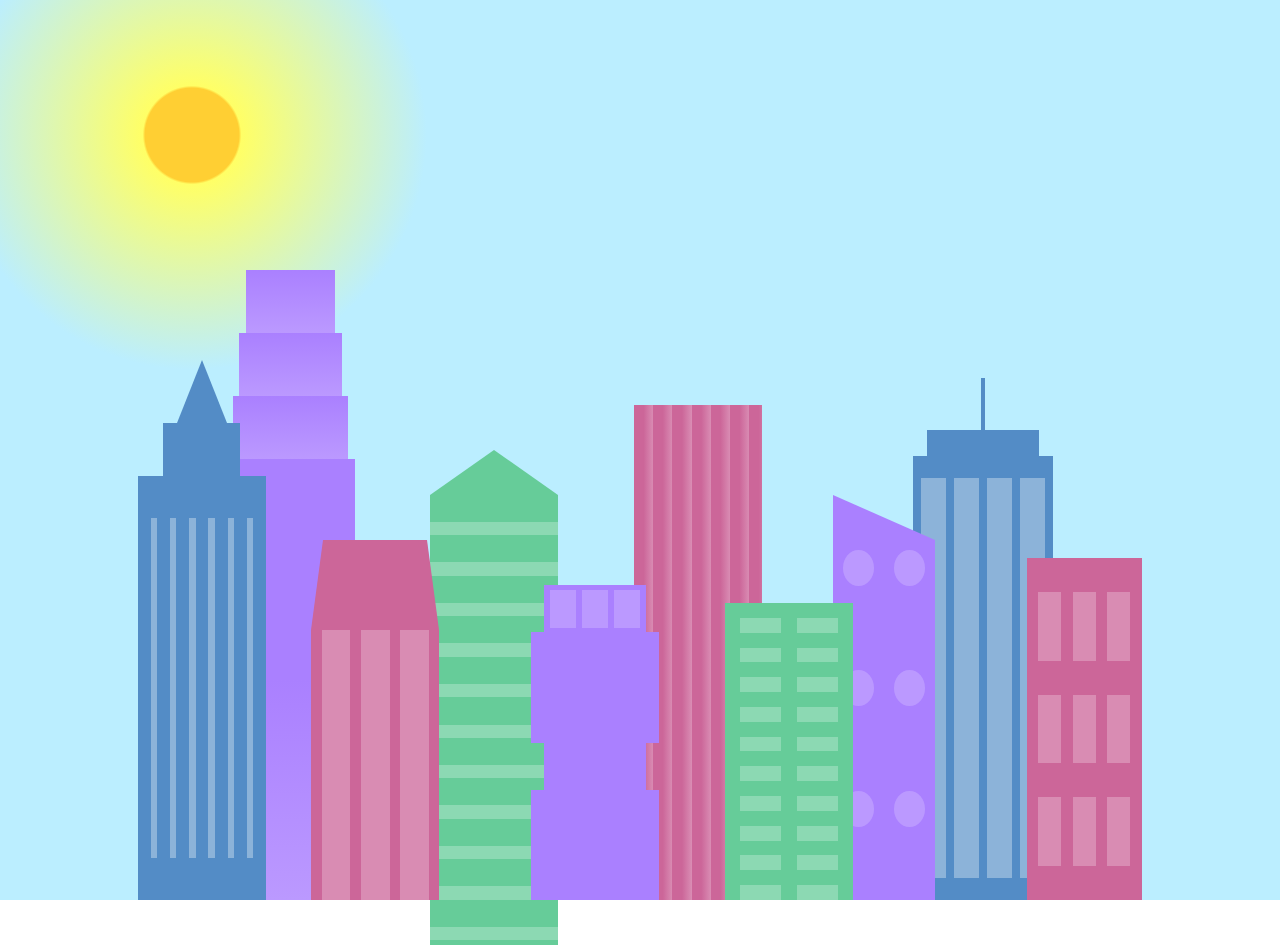
<file: Responsive Web Design/City Skyline/index.html>
<!DOCTYPE html>
<html lang="en">    
  <head>
    <meta charset="UTF-8">
    <title>City Skyline</title>
    <link href="styles.css" rel="stylesheet" />   
  </head>

  <body>
    <div class="background-buildings sky">
      <div></div>
      <div></div>
      <div class="bb1 building-wrap">
        <div class="bb1a bb1-window"></div>
        <div class="bb1b bb1-window"></div>
        <div class="bb1c bb1-window"></div>
        <div class="bb1d"></div>
      </div>
      <div class="bb2">
        <div class="bb2a"></div>
        <div class="bb2b"></div>
      </div>
      <div class="bb3"></div>
      <div></div>
      <div class="bb4 building-wrap">
        <div class="bb4a"></div>
        <div class="bb4b"></div>
        <div class="bb4c window-wrap">
          <div class="bb4-window"></div>
          <div class="bb4-window"></div>
          <div class="bb4-window"></div>
          <div class="bb4-window"></div>
        </div>
      </div>
      <div></div>
      <div></div>
    </div>

    <div class="foreground-buildings">
      <div></div>
      <div></div>
      <div class="fb1 building-wrap">
        <div class="fb1a"></div>
        <div class="fb1b"></div>
        <div class="fb1c"></div>
      </div>
      <div class="fb2">
        <div class="fb2a"></div>
        <div class="fb2b window-wrap">
          <div class="fb2-window"></div>
          <div class="fb2-window"></div>
          <div class="fb2-window"></div>
        </div>
      </div>
      <div></div>
      <div class="fb3 building-wrap">
        <div class="fb3a window-wrap">
          <div class="fb3-window"></div>
          <div class="fb3-window"></div>
          <div class="fb3-window"></div>
        </div>
        <div class="fb3b"></div>
        <div class="fb3a"></div>
        <div class="fb3b"></div>
      </div>
      <div class="fb4">
        <div class="fb4a"></div>
        <div class="fb4b">
          <div class="fb4-window"></div>
          <div class="fb4-window"></div>
          <div class="fb4-window"></div>
          <div class="fb4-window"></div>
          <div class="fb4-window"></div>
          <div class="fb4-window"></div>
        </div>
      </div>
      <div class="fb5"></div>
      <div class="fb6"></div>
      <div></div>
      <div></div>
    </div>
  </body>
</html>
</file>
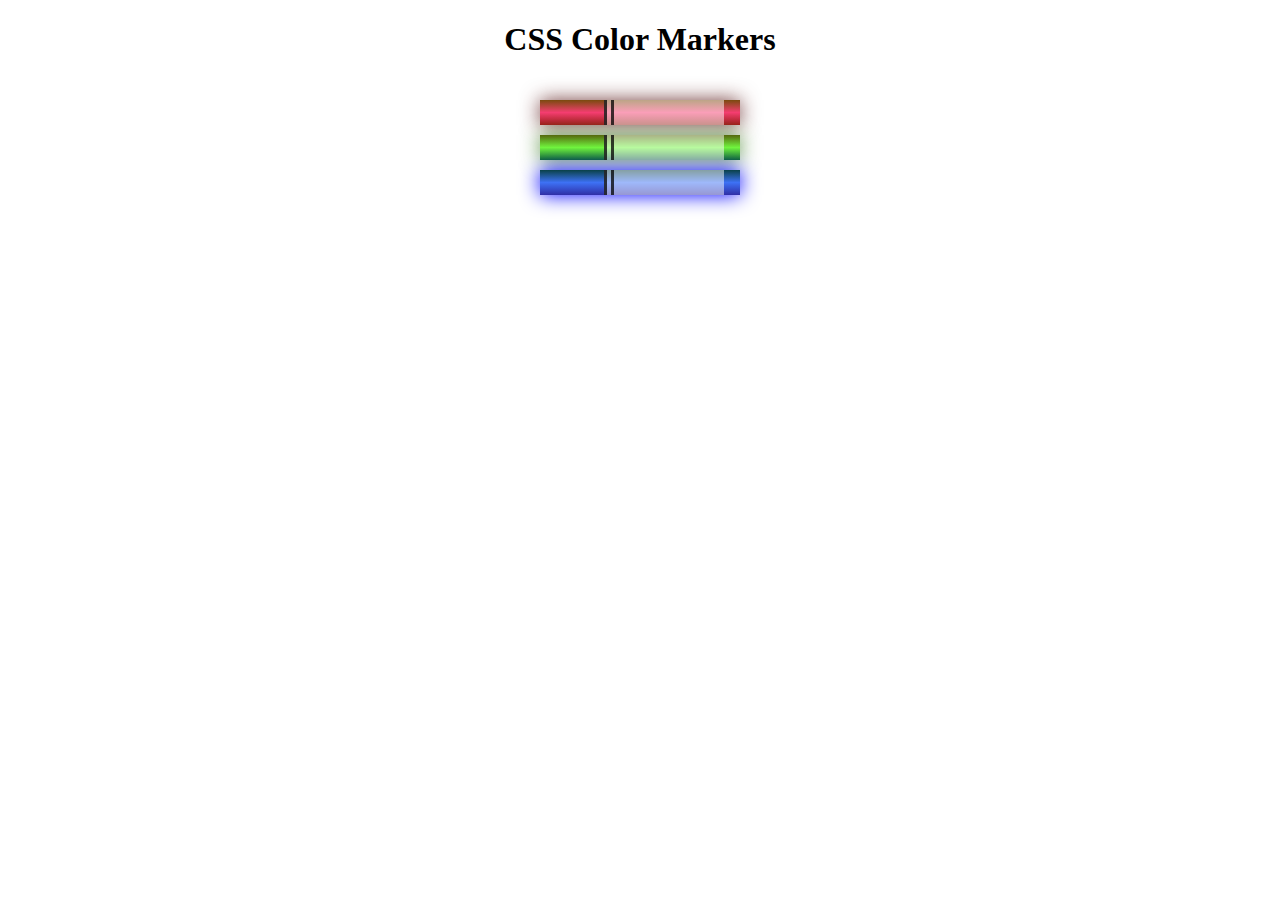
<file: Responsive Web Design/Color Markers/index.html>
<!DOCTYPE html>
<html lang="en">
  <head>
    <meta charset="utf-8">
    <meta name="viewport" content="width=device-width, initial-scale=1.0">
    <title>Colored Markers</title>
    <link rel="stylesheet" href="styles.css">
  </head>
  <body>
    <h1>CSS Color Markers</h1>
    <div class="container">
      <div class="marker red">
        <div class="cap"></div>
        <div class="sleeve"></div>
      </div>
      <div class="marker green">
        <div class="cap"></div>
        <div class="sleeve"></div>
      </div>
      <div class="marker blue">
        <div class="cap"></div>
        <div class="sleeve"></div>
      </div>
    </div>
  </body>
</html>
</file>
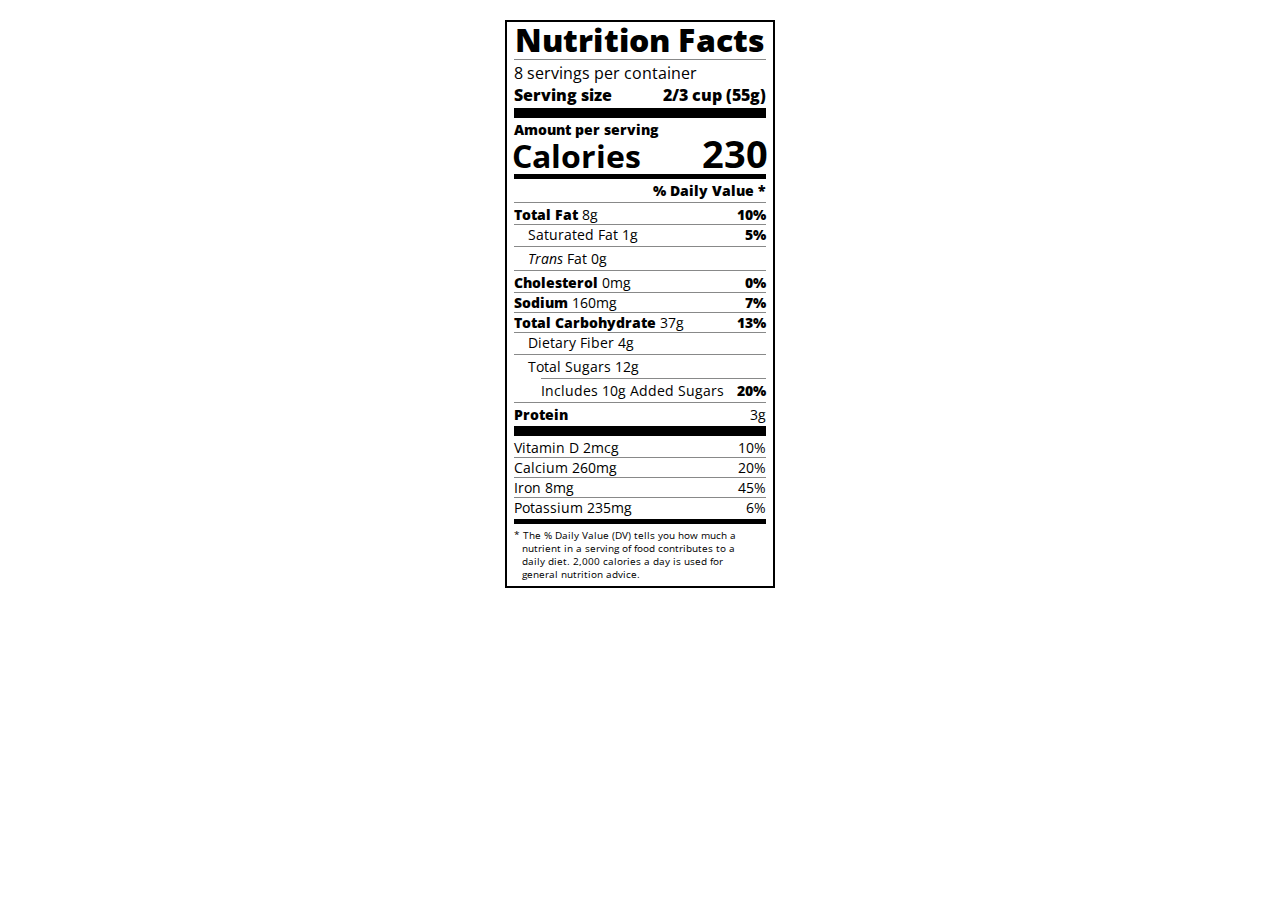
<file: Responsive Web Design/Nutrition Label/index.html>
<!DOCTYPE html>
<html lang="en">

<head>
  <meta charset="UTF-8">
  <title>Nutrition Label</title>
  <link href="https://fonts.googleapis.com/css?family=Open+Sans:400,700,800" rel="stylesheet">
  <link href="./styles.css" rel="stylesheet">
</head>

<body>
  <div class="label">
    <header>
      <h1 class="bold">Nutrition Facts</h1>
      <div class="divider"></div>
      <p>8 servings per container</p>
      <p class="bold">Serving size <span>2/3 cup (55g)</span></p>
    </header>
    <div class="divider large"></div>
    <div class="calories-info">
      <div class="left-container">
        <h2 class="bold small-text">Amount per serving</h2>
        <p>Calories</p>
      </div>
      <span>230</span>
    </div>
    <div class="divider medium"></div>
    <div class="daily-value small-text">
      <p class="bold right no-divider">% Daily Value *</p>
      <div class="divider"></div>
      <p><span><span class="bold">Total Fat</span> 8g</span> <span class="bold">10%</span></p>
      <p class="indent no-divider">Saturated Fat 1g <span class="bold">5%</span></p>
      <div class="divider"></div>
      <p class="indent no-divider"><span><i>Trans</i> Fat 0g</span></p>
      <div class="divider"></div>
      <p><span><span class="bold">Cholesterol</span> 0mg</span> <span class="bold">0%</span></p>
      <p><span><span class="bold">Sodium</span> 160mg</span> <span class="bold">7%</span></p>
      <p><span><span class="bold">Total Carbohydrate</span> 37g</span> <span class="bold">13%</span></p>
      <p class="indent no-divider">Dietary Fiber 4g</p>
      <div class="divider"></div>
      <p class="indent no-divider">Total Sugars 12g</p>
      <div class="divider double-indent"></div>
      <p class="double-indent no-divider">Includes 10g Added Sugars <span class="bold">20%</span>
      <div class="divider"></div>
      <p class="no-divider"><span class="bold">Protein</span> 3g</p>
      <div class="divider large"></div>
      <p>Vitamin D 2mcg <span>10%</span></p>
      <p>Calcium 260mg <span>20%</span></p>
      <p>Iron 8mg <span>45%</span></p>
      <p class="no-divider">Potassium 235mg <span>6%</span></p>
    </div>
    <div class="divider medium"></div>
    <p class="note">* The % Daily Value (DV) tells you how much a nutrient in a serving of food contributes to a daily
      diet. 2,000 calories a day is used for general nutrition advice.</p>
  </div>
</body>
</html>
</file>
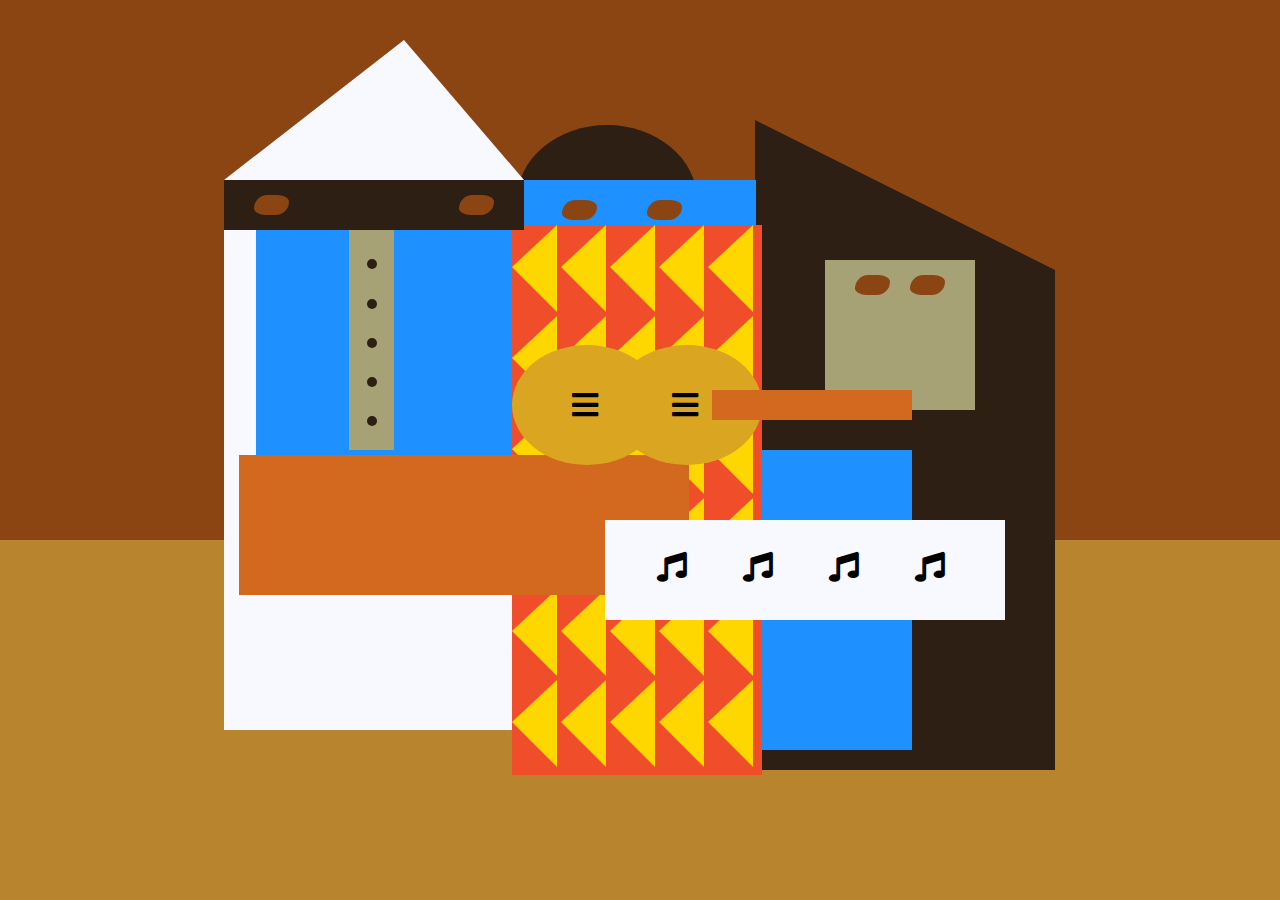
<file: Responsive Web Design/Picasso Painting/index.html>
<!DOCTYPE html>
<html lang="en">
  <head>
    <meta charset="utf-8">
    <title>Picasso Painting</title>
    <link rel="stylesheet" href="./styles.css" />
    <link rel="stylesheet" href="https://use.fontawesome.com/releases/v5.8.2/css/all.css">
  </head>
  <body>
    <div id="back-wall"></div>
    <div class="characters">
      <div id="offwhite-character">
        <div id="white-hat"></div>
        <div id="black-mask">
          <div class="eyes left"></div>
          <div class="eyes right"></div>
        </div>
        <div id="gray-instrument">
          <div class="black-dot"></div>
          <div class="black-dot"></div>
          <div class="black-dot"></div>
          <div class="black-dot"></div>
          <div class="black-dot"></div>
        </div>
        <div id="tan-table"></div>
      </div>
      <div id="black-character">
        <div id="black-hat"></div>
        <div id="gray-mask">
          <div class="eyes left"></div>
          <div class="eyes right"></div>
        </div>
        <div id="white-paper">
          <i class="fas fa-music"></i>
          <i class="fas fa-music"></i>
          <i class="fas fa-music"></i>
          <i class="fas fa-music"></i>
        </div>
      </div>
      <div class="blue" id="blue-left"></div>
      <div class="blue" id="blue-right"></div>
      <div id="orange-character">
        <div id="black-round-hat"></div>
        <div id="eyes-div">
          <div class="eyes left"></div>
          <div class="eyes right"></div>
        </div>
        <div id="triangles">
          <div class="triangle"></div>
          <div class="triangle"></div>
          <div class="triangle"></div>
          <div class="triangle"></div>
          <div class="triangle"></div>
          <div class="triangle"></div>
          <div class="triangle"></div>
          <div class="triangle"></div>
          <div class="triangle"></div>
          <div class="triangle"></div>
          <div class="triangle"></div>
          <div class="triangle"></div>
          <div class="triangle"></div>
          <div class="triangle"></div>
          <div class="triangle"></div>
          <div class="triangle"></div>
          <div class="triangle"></div>
          <div class="triangle"></div>
          <div class="triangle"></div>
          <div class="triangle"></div>
          <div class="triangle"></div>
          <div class="triangle"></div>
          <div class="triangle"></div>
          <div class="triangle"></div>
          <div class="triangle"></div>
          <div class="triangle"></div>
          <div class="triangle"></div>
          <div class="triangle"></div>
          <div class="triangle"></div>
          <div class="triangle"></div>
        </div>
        <div id="guitar">
          <div class="guitar" id="guitar-left">
            <i class="fas fa-bars"></i>
          </div>
          <div class="guitar" id="guitar-right">
            <i class="fas fa-bars"></i>
          </div>
          <div id="guitar-neck"></div>
        </div>
      </div>
    </div>
  </body>
</html>
</file>
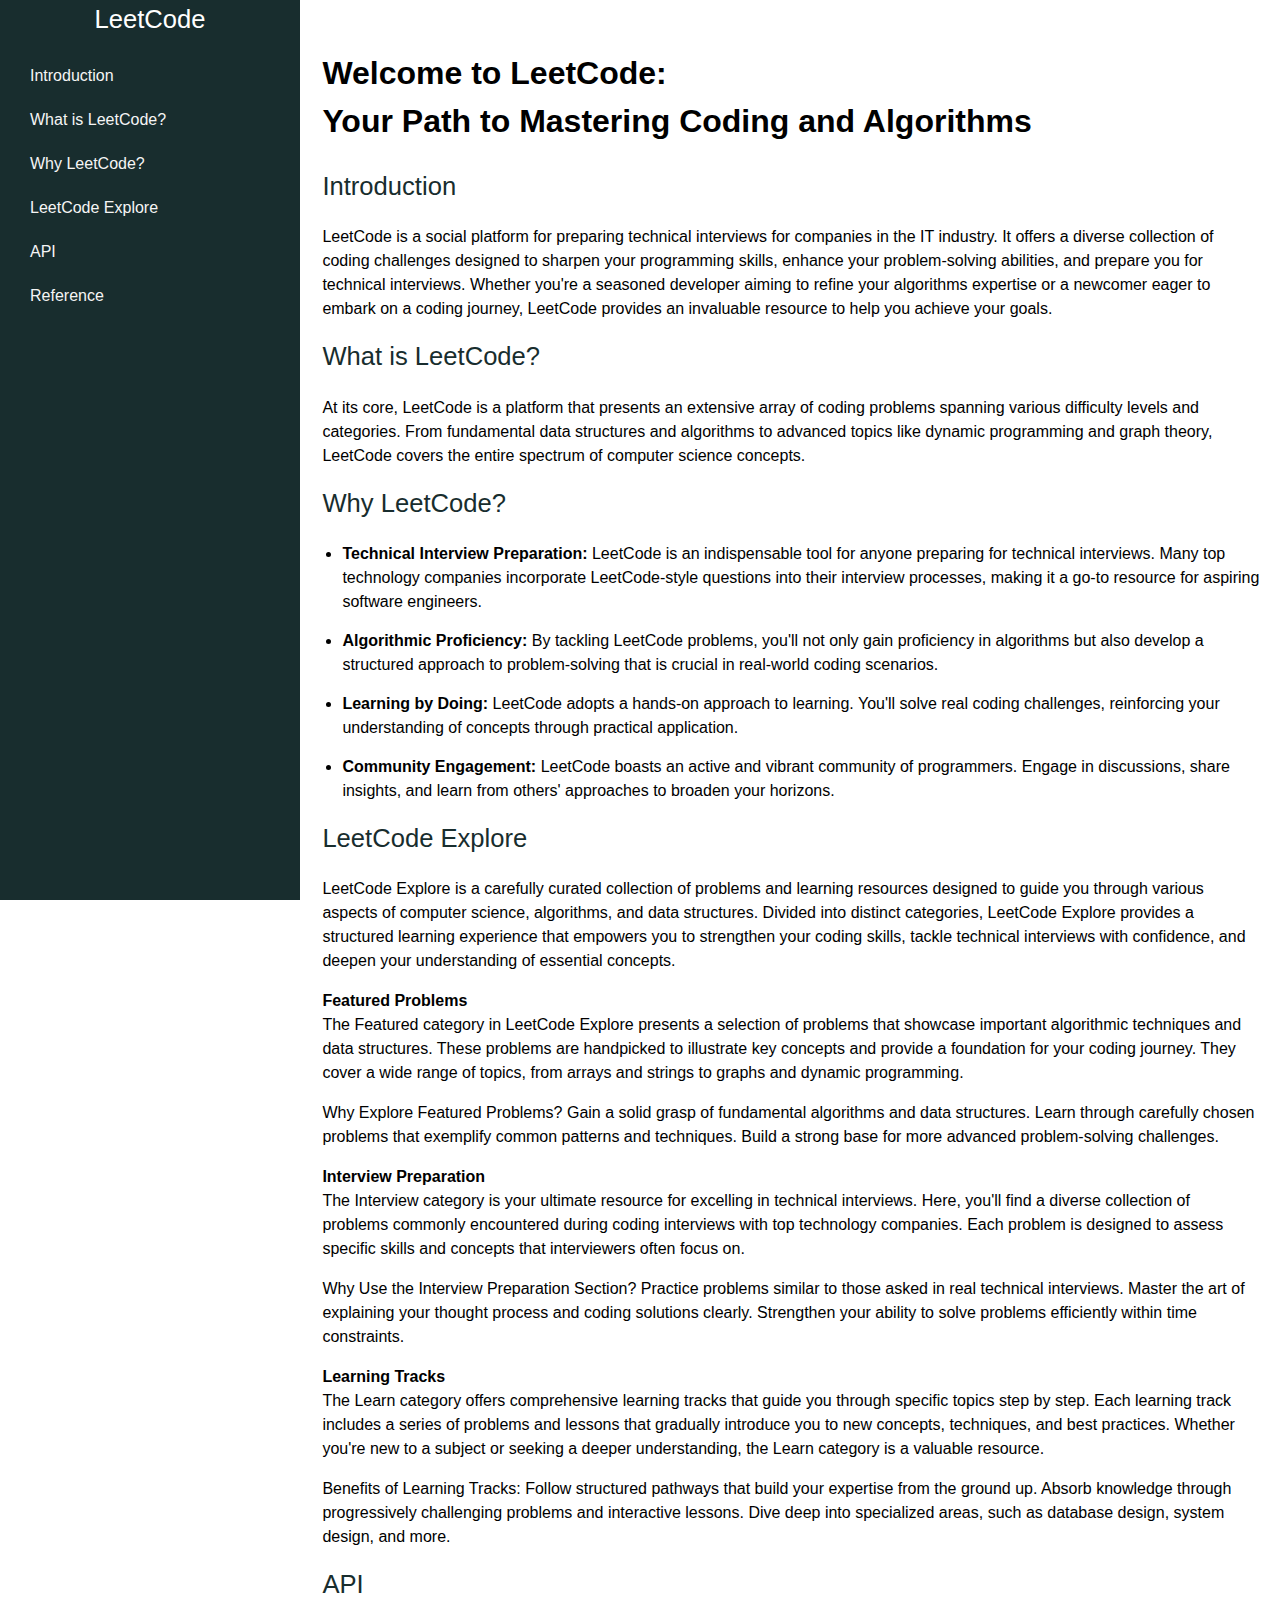
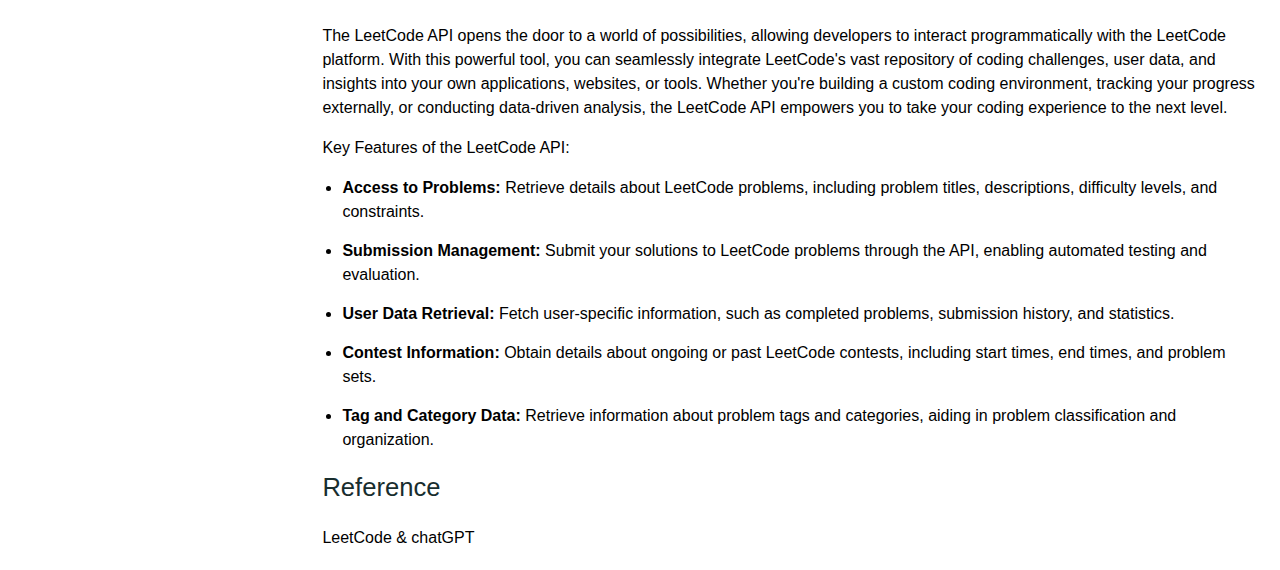
<file: Responsive Web Design/Project 3 Technical Documentation/index.html>
<!DOCTYPE html>
<html>
  <head>
    <meta charset="UTF-8">
    <title>Technical Documentation</title>
    <link rel="stylesheet" href="styles.css" />
  </head>
  <body>
    <nav id="navbar">
      <header>LeetCode</header>
      <ul>
        <li><a class="nav-link" href="#intro">Introduction</a></li>
        <li><a class="nav-link" href="#what-is-leetcode">What is LeetCode?</a></li>
        <li><a class="nav-link" href="#why-leetcode">Why LeetCode?</a></li>


        <li><a class="nav-link" href="#explore">LeetCode Explore</a></li>

        <li><a class="nav-link" href="#api">API</a></li>
        <li><a class="nav-link" href="#reference">Reference</a></li>
      </ul>

    </nav>

    <main id="main-doc">
      <h1>Welcome to LeetCode: <br> Your Path to Mastering Coding and Algorithms</h1>
      <section class="main-section">
        <header id="intro">Introduction</header>
        <p>LeetCode is a social platform for preparing technical interviews for companies in the IT industry. 
          It offers a diverse collection of coding challenges designed to sharpen your programming skills, enhance your problem-solving abilities, and prepare you for technical interviews. 
          Whether you're a seasoned developer aiming to refine your algorithms expertise or a newcomer eager to embark on a coding journey, LeetCode provides an invaluable resource to help you achieve your goals. </p>
      </section>

      <section class="main-section">
        <header id="what-is-leetcode">What is LeetCode?</header>
        <p>At its core, LeetCode is a platform that presents an extensive array of coding problems spanning various difficulty levels and categories. From fundamental data structures and algorithms to advanced topics like dynamic programming and graph theory, LeetCode covers the entire spectrum of computer science concepts.
          </p>
      </section>

      <section class="main-section">
        <header id="why-leetcode">Why LeetCode?</header>
        <p></p>
        <ul>
          <li><strong>Technical Interview Preparation:</strong> LeetCode is an indispensable tool for anyone preparing for technical interviews. Many top technology companies incorporate LeetCode-style questions into their interview processes, making it a go-to resource for aspiring software engineers.</li>
          <li><strong>Algorithmic Proficiency:</strong> By tackling LeetCode problems, you'll not only gain proficiency in algorithms but also develop a structured approach to problem-solving that is crucial in real-world coding scenarios. </li>
          <li><strong>Learning by Doing:</strong> LeetCode adopts a hands-on approach to learning. You'll solve real coding challenges, reinforcing your understanding of concepts through practical application. </li>
          <li><strong>Community Engagement:</strong> LeetCode boasts an active and vibrant community of programmers. Engage in discussions, share insights, and learn from others' approaches to broaden your horizons. </li>
          
        </ul>
      </section>

      <section class="main-section">
        <header id="explore">LeetCode Explore</header>
        <p>LeetCode Explore is a carefully curated collection of problems and learning resources designed to guide you through various aspects of computer science, algorithms, and data structures. Divided into distinct categories, LeetCode Explore provides a structured learning experience that empowers you to strengthen your coding skills, tackle technical interviews with confidence, and deepen your understanding of essential concepts.</p>

        <p><strong>Featured Problems</strong><br> The Featured category in LeetCode Explore presents a selection of problems that showcase important algorithmic techniques and data structures. These problems are handpicked to illustrate key concepts and provide a foundation for your coding journey. They cover a wide range of topics, from arrays and strings to graphs and dynamic programming.</p>
        <p>Why Explore Featured Problems? Gain a solid grasp of fundamental algorithms and data structures. Learn through carefully chosen problems that exemplify common patterns and techniques. Build a strong base for more advanced problem-solving challenges.</p>
        
        <p><strong>Interview Preparation</strong><br> The Interview category is your ultimate resource for excelling in technical interviews. Here, you'll find a diverse collection of problems commonly encountered during coding interviews with top technology companies. Each problem is designed to assess specific skills and concepts that interviewers often focus on.</p>
        <p>Why Use the Interview Preparation Section? Practice problems similar to those asked in real technical interviews. Master the art of explaining your thought process and coding solutions clearly. Strengthen your ability to solve problems efficiently within time constraints.</p>
        
        <p><strong>Learning Tracks</strong><br> The Learn category offers comprehensive learning tracks that guide you through specific topics step by step. Each learning track includes a series of problems and lessons that gradually introduce you to new concepts, techniques, and best practices. Whether you're new to a subject or seeking a deeper understanding, the Learn category is a valuable resource. </p> 
        <p> Benefits of Learning Tracks: Follow structured pathways that build your expertise from the ground up. Absorb knowledge through progressively challenging problems and interactive lessons. Dive deep into specialized areas, such as database design, system design, and more. </p>


      </section>

      <section class="main-section">
        <header id="api">API</header>
        <p>The LeetCode API opens the door to a world of possibilities, allowing developers to interact programmatically with the LeetCode platform. With this powerful tool, you can seamlessly integrate LeetCode's vast repository of coding challenges, user data, and insights into your own applications, websites, or tools. Whether you're building a custom coding environment, tracking your progress externally, or conducting data-driven analysis, the LeetCode API empowers you to take your coding experience to the next level.</p>

        <p>Key Features of the LeetCode API: </p>
        <ul>
          <li><strong>Access to Problems: </strong> Retrieve details about LeetCode problems, including problem titles, descriptions, difficulty levels, and constraints. </li>
          <li><strong> Submission Management: </strong> Submit your solutions to LeetCode problems through the API, enabling automated testing and evaluation. </li>
          <li><strong>User Data Retrieval: </strong> Fetch user-specific information, such as completed problems, submission history, and statistics. </li>
          <li><strong>Contest Information: </strong> Obtain details about ongoing or past LeetCode contests, including start times, end times, and problem sets. </li>
          <li><strong>Tag and Category Data: </strong> Retrieve information about problem tags and categories, aiding in problem classification and organization. </li>

      </section>
 
        
      <section class="main-section">
        <header id="reference">Reference</header>
        LeetCode & chatGPT

      </section>
 
    </main>
  </body>
</html>
</file>
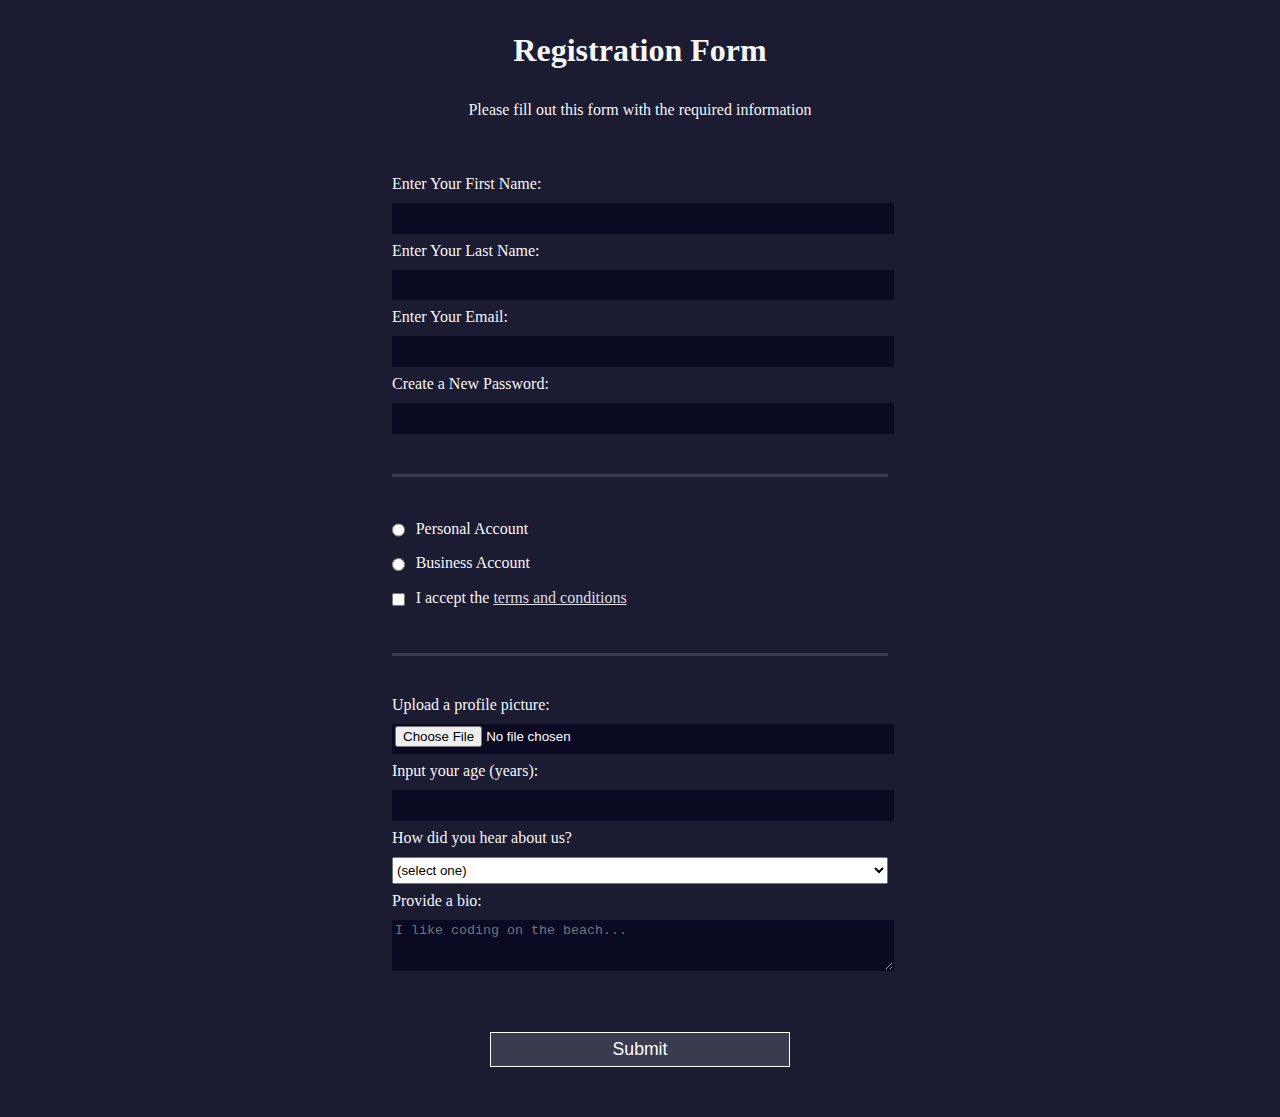
<file: Responsive Web Design/Registration Form/index.html>
<!DOCTYPE html>
<html lang="en">
  <head>
    <meta charset="UTF-8">
    <title>Registration Form</title>
    <link rel="stylesheet" href="styles.css" />
  </head>
  <body>
    <h1>Registration Form</h1>
    <p>Please fill out this form with the required information</p>
    <form method="post" action='https://register-demo.freecodecamp.org'>
      <fieldset>
        <label for="first-name">Enter Your First Name: <input id="first-name" name="first-name" type="text" required /></label>
        <label for="last-name">Enter Your Last Name: <input id="last-name" name="last-name" type="text" required /></label>
        <label for="email">Enter Your Email: <input id="email" name="email" type="email" required /></label>
        <label for="new-password">Create a New Password: <input id="new-password" name="new-password" type="password" pattern="[a-z0-5]{8,}" required /></label>
      </fieldset>
      <fieldset>
        <label for="personal-account"><input id="personal-account" type="radio" name="account-type" class="inline" /> Personal Account</label>
        <label for="business-account"><input id="business-account" type="radio" name="account-type" class="inline" /> Business Account</label>
        <label for="terms-and-conditions">
          <input id="terms-and-conditions" type="checkbox" required name="terms-and-conditions" class="inline" /> I accept the <a href="https://www.freecodecamp.org/news/terms-of-service/">terms and conditions</a>
        </label>
      </fieldset>
      <fieldset>
        <label for="profile-picture">Upload a profile picture: <input id="profile-picture" type="file" name="file" /></label>
        <label for="age">Input your age (years): <input id="age" type="number" name="age" min="13" max="120" /></label>
        <label for="referrer">How did you hear about us?
          <select id="referrer" name="referrer">
            <option value="">(select one)</option>
            <option value="1">freeCodeCamp News</option>
            <option value="2">freeCodeCamp YouTube Channel</option>
            <option value="3">freeCodeCamp Forum</option>
            <option value="4">Other</option>
          </select>
        </label>
        <label for="bio">Provide a bio:
          <textarea id="bio" name="bio" rows="3" cols="30" placeholder="I like coding on the beach..."></textarea>
        </label>
      </fieldset>
      <input type="submit" value="Submit" />
    </form>
  </body>
</html>
</file>
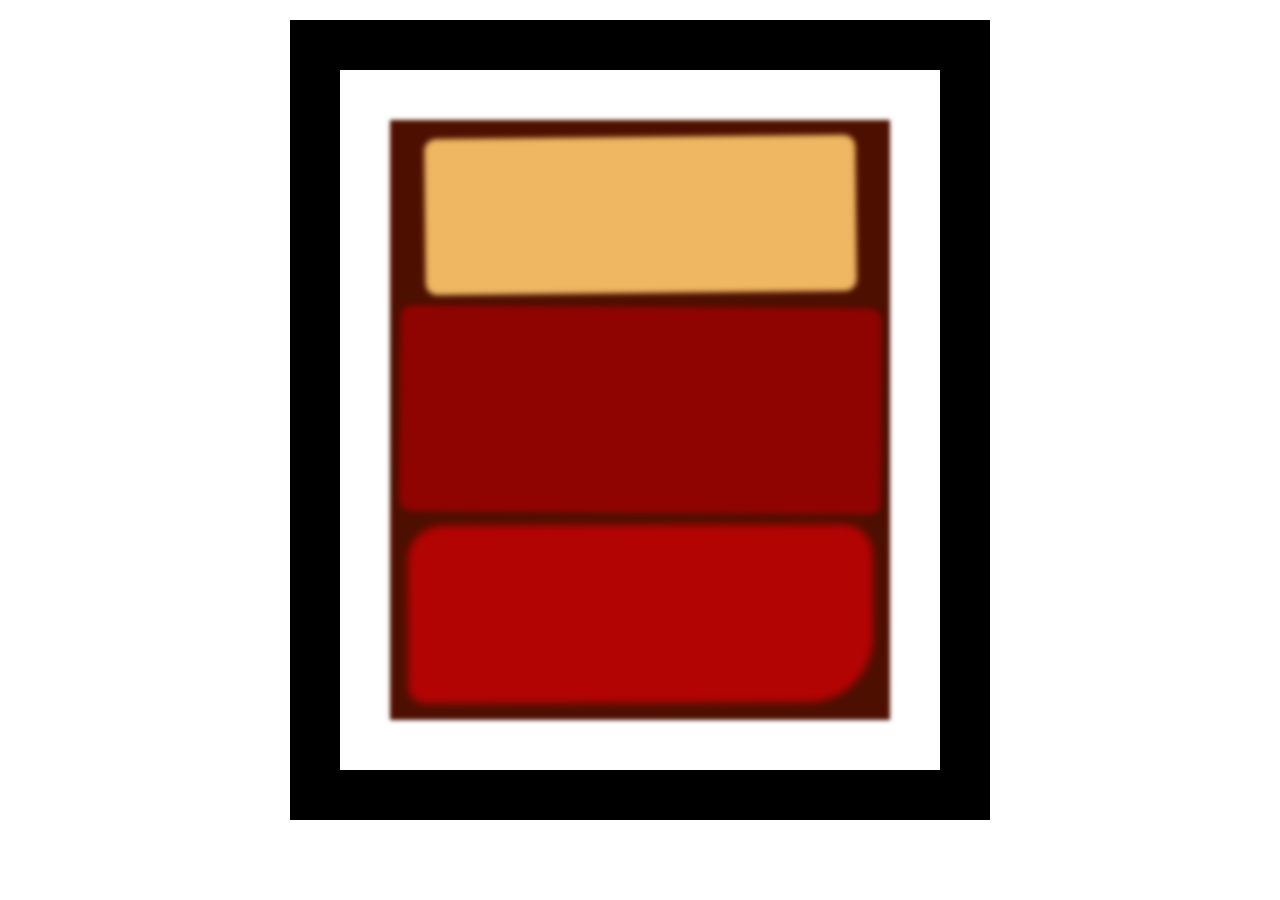
<file: Responsive Web Design/Rothko Painting/index.html>
<!DOCTYPE html>
<html lang="en">
  <head>
    <meta charset="UTF-8">
    <title>Rothko Painting</title>
    <link href="./styles.css" rel="stylesheet">
  </head>
  <body>
    <div class="frame">
      <div class="canvas">
        <div class="one"></div>
        <div class="two"></div>
        <div class="three"></div>
      </div>
    </div>
  </body>
</html>
</file>
<file: Responsive Web Design/City Skyline/styles.css>
:root {
  --building-color1: #aa80ff;
  --building-color2: #66cc99;
  --building-color3: #cc6699;
  --building-color4: #538cc6;
  --window-color1: #bb99ff;
  --window-color2: #8cd9b3;
  --window-color3: #d98cb3;
  --window-color4: #8cb3d9;
}

* {
  box-sizing: border-box;
}

body {
  height: 100vh;
  margin: 0;
  overflow: hidden;
}

.background-buildings, .foreground-buildings {
  width: 100%;
  height: 100%;
  display: flex;
  align-items: flex-end;
  justify-content: space-evenly;
  position: absolute;
  top: 0;
}

.building-wrap {
  display: flex;
  flex-direction: column;
  align-items: center;
}

.window-wrap {
  display: flex;
  align-items: center;
  justify-content: space-evenly;
}

.sky {
  background: radial-gradient(
      closest-corner circle at 15% 15%,
      #ffcf33,
      #ffcf33 20%,
      #ffff66 21%,
      #bbeeff 100%
    );
}

/* BACKGROUND BUILDINGS - "bb" stands for "background building" */
.bb1 {
  width: 10%;
  height: 70%;
}

.bb1a {
  width: 70%;
}
  
.bb1b {
  width: 80%;
}
  
.bb1c {
  width: 90%;
}

.bb1d {
  width: 100%;
  height: 70%;
  background: linear-gradient(
      var(--building-color1) 50%,
      var(--window-color1)
    );
}

.bb1-window {
  height: 10%;
  background: linear-gradient(
      var(--building-color1),
      var(--window-color1)
    );
}

.bb2 {
  width: 10%;
  height: 50%;
}

.bb2a {
  border-bottom: 5vh solid var(--building-color2);
  border-left: 5vw solid transparent;
  border-right: 5vw solid transparent;
}

.bb2b {
  width: 100%;
  height: 100%;
  background: repeating-linear-gradient(
      var(--building-color2),
      var(--building-color2) 6%,
      var(--window-color2) 6%,
      var(--window-color2) 9%
    );
}

.bb3 {
  width: 10%;
  height: 55%;
  background: repeating-linear-gradient(
      90deg,
      var(--building-color3),
      var(--building-color3),
      var(--window-color3) 15%
    );
}

.bb4 {
  width: 11%;
  height: 58%;
}

.bb4a {
  width: 3%;
  height: 10%;
  background-color: var(--building-color4);
}

.bb4b {
  width: 80%;
  height: 5%;
  background-color: var(--building-color4);
}
  
.bb4c {
  width: 100%;
  height: 85%;
  background-color: var(--building-color4);
}

.bb4-window {
  width: 18%;
  height: 90%;
  background-color: var(--window-color4);
}

/* FOREGROUND BUILDINGS - "fb" stands for "foreground building" */
.fb1 {
  width: 10%;
  height: 60%;
}

.fb1a {
  border-bottom: 7vh solid var(--building-color4);
  border-left: 2vw solid transparent;
  border-right: 2vw solid transparent;
}

.fb1b {
  width: 60%;
  height: 10%;
  background-color: var(--building-color4);
}
  
.fb1c {
  width: 100%;
  height: 80%;
  background: repeating-linear-gradient(
      90deg,
      var(--building-color4),
      var(--building-color4) 10%,
      transparent 10%,
      transparent 15%
    ),
    repeating-linear-gradient(
      var(--building-color4),
      var(--building-color4) 10%,
      var(--window-color4) 10%,
      var(--window-color4) 90%
    );
}

.fb2 {
  width: 10%;
  height: 40%;
}

.fb2a {
  width: 100%;
  border-bottom: 10vh solid var(--building-color3);
  border-left: 1vw solid transparent;
  border-right: 1vw solid transparent;
}

.fb2b {
  width: 100%;
  height: 75%;
  background-color: var(--building-color3);
}

.fb2-window {
  width: 22%;
  height: 100%;
  background-color: var(--window-color3);
}

.fb3 {
  width: 10%;
  height: 35%;
}
  
.fb3a {
  width: 80%;
  height: 15%;
  background-color: var(--building-color1);
}
  
.fb3b {
  width: 100%;
  height: 35%;
  background-color: var(--building-color1);
}

.fb3-window {
  width: 25%;
  height: 80%;
  background-color: var(--window-color1);
}

.fb4 {
  width: 8%;
  height: 45%;
  position: relative;
  left: 10%;
}

.fb4a {
  border-top: 5vh solid transparent;
  border-left: 8vw solid var(--building-color1);
}

.fb4b {
  width: 100%;
  height: 89%;
  background-color: var(--building-color1);
  display: flex;
  flex-wrap: wrap;
}

.fb4-window {
  width: 30%;
  height: 10%;
  border-radius: 50%;
  background-color: var(--window-color1);
  margin: 10%;
}

.fb5 {
  width: 10%;
  height: 33%;
  position: relative;
  right: 10%;
  background: repeating-linear-gradient(
      var(--building-color2),
      var(--building-color2) 5%,
      transparent 5%,
      transparent 10%
    ),
    repeating-linear-gradient(
      90deg,
      var(--building-color2),
      var(--building-color2) 12%,
      var(--window-color2) 12%,
      var(--window-color2) 44%
    );
}

.fb6 {
  width: 9%;
  height: 38%;
  background: repeating-linear-gradient(
      90deg,
      var(--building-color3),
      var(--building-color3) 10%,
      transparent 10%,
      transparent 30%
    ),
    repeating-linear-gradient(
      var(--building-color3),
      var(--building-color3) 10%,
      var(--window-color3) 10%,
      var(--window-color3) 30%
    );
}

@media (max-width: 1000px) {
  :root {
    --building-color1: #000;
    --building-color2: #000;
    --building-color3: #000;
    --building-color4: #000;
    --window-color1:#777;
    --window-color2:#777;
    --window-color3:#777;
    --window-color4:#777;

  }
  .sky {
    background: radial-gradient(
        closest-corner circle at 15% 15%,
        #ccc,
        #ccc 20%,
        #445 21%,
        #223 100%
      );
  }
}
</file>
<file: Responsive Web Design/Color Markers/styles.css>
h1 {
  text-align: center;
}

.container {
  background-color: rgb(255, 255, 255);
  padding: 10px 0;
}

.marker {
  width: 200px;
  height: 25px;
  margin: 10px auto;
}

.cap {
  width: 60px;
  height: 25px;
}

.sleeve {
  width: 110px;
  height: 25px;
  background-color: rgba(255, 255, 255, 0.5);
  border-left: 10px double rgba(0, 0, 0, 0.75);
}

.cap, .sleeve {
  display: inline-block;
}

.red {
  background: linear-gradient(rgb(122, 74, 14), rgb(245, 62, 113), rgb(162, 27, 27));
  box-shadow: 0 0 20px 0 rgba(83, 14, 14, 0.8);
}

.green {
  background: linear-gradient(#55680D, #71F53E, #116C31);
  box-shadow: 0 0 20px 0 #3B7E20CC;
}

.blue {
  background: linear-gradient(hsl(186, 76%, 16%), hsl(223, 90%, 60%), hsl(240, 56%, 42%));
  box-shadow: 0 0 20px 0 blue;
}
</file>
<file: Responsive Web Design/Nutrition Label/styles.css>
* {
  box-sizing: border-box;
}

html {
  font-size: 16px;
}

body {
  font-family: 'Open Sans', sans-serif;
}

.label {
  border: 2px solid black;
  width: 270px;
  margin: 20px auto;
  padding: 0 7px;
}

header h1 {
  text-align: center;
  margin: -4px 0;
  letter-spacing: 0.15px
}

p {
  margin: 0;
  display: flex;
  justify-content: space-between;
}

.divider {
  border-bottom: 1px solid #888989;
  margin: 2px 0;
}

.bold {
  font-weight: 800;
}

.large {
  height: 10px;
}

.large, .medium {
  background-color: black;
  border: 0;
}

.medium {
  height: 5px;
}

.small-text {
  font-size: 0.85rem;
}


.calories-info {
  display: flex;
  justify-content: space-between;
  align-items: flex-end;
}

.calories-info h2 {
  margin: 0;
}

.left-container p {
  margin: -5px -2px;
  font-size: 2em;
  font-weight: 700;
}

.calories-info span {
  margin: -7px -2px;
  font-size: 2.4em;
  font-weight: 700;
}

.right {
  justify-content: flex-end;
}

.indent {
  margin-left: 1em;
}

.double-indent {
  margin-left: 2em;
}

.daily-value p:not(.no-divider) {
  border-bottom: 1px solid #888989;
}

.note {
  font-size: 0.6rem;
  margin: 5px 0;
  padding: 0 8px;
  text-indent:-8px;
}
</file>
<file: Responsive Web Design/Picasso Painting/styles.css>
body {
  background-color: rgb(184, 132, 46);
}

#back-wall {
  background-color: #8B4513;
  width: 100%;
  height: 60%;
  position: absolute;
  top: 0;
  left: 0;
  z-index: -1;
}

#offwhite-character {
  width: 300px;
  height: 550px;
  background-color: GhostWhite;
  position: absolute;
  top: 20%;
  left: 17.5%;
}

#white-hat {
  width: 0;
  height: 0;
  border-style: solid;
  border-width: 0 120px 140px 180px;
  border-top-color: transparent;
  border-right-color: transparent;
  border-bottom-color: GhostWhite;
  border-left-color: transparent;
  position: absolute;
  top: -140px;
  left: 0;
}

#black-mask {
  width: 100%;
  height: 50px;
  background-color: rgb(45, 31, 19);
  position: absolute;
  top: 0;
  left: 0;
  z-index: 1;
}

#gray-instrument {
  width: 15%;
  height: 40%;
  background-color: rgb(167, 162, 117);
  position: absolute;
  top: 50px;
  left: 125px;
  z-index: 1;
}

.black-dot {
  width: 10px;
  height: 10px;
  background-color: rgb(45, 31, 19);
  border-radius: 50%;
  display: block;
  margin: auto;
  margin-top: 65%;
}

#tan-table {
  width: 450px;
  height: 140px;
  background-color: #D2691E;
  position: absolute;
  top: 275px;
  left: 15px;
  z-index: 1;
}

#black-character {
  width: 300px;
  height: 500px;
  background-color: rgb(45, 31, 19);
  position: absolute;
  top: 30%;
  left: 59%;
}

#black-hat {
  width: 0;
  height: 0;
  border-style: solid;
  border-width: 150px 0 0 300px;
  border-top-color: transparent;
  border-right-color: transparent;
  border-bottom-color: transparent;
  border-left-color: rgb(45, 31, 19);
  position: absolute;
  top: -150px;
  left: 0;
}

#gray-mask {
  width: 150px;
  height: 150px;
  background-color: rgb(167, 162, 117);
  position: absolute;
  top: -10px;
  left: 70px;
}

#white-paper {
  width: 400px;
  height: 100px;
  background-color: GhostWhite;
  position: absolute;
  top: 250px;
  left: -150px;
  z-index: 1;
}

.fa-music {
  display: inline-block;
  margin-top: 8%;
  margin-left: 13%;
}

.blue {
  background-color: #1E90FF;
}

#blue-left {
  width: 500px;
  height: 300px;
  position: absolute;
  top: 20%;
  left: 20%;
}

#blue-right {
  width: 400px;
  height: 300px;
  position: absolute;
  top: 50%;
  left: 40%;
}

#orange-character {
  width: 250px;
  height: 550px;
  background-color: rgb(240, 78, 42);
  position: absolute;
  top: 25%;
  left: 40%;
}

#black-round-hat {
  width: 180px;
  height: 150px;
  background-color: rgb(45, 31, 19);
  border-radius: 50%;
  position: absolute;
  top: -100px;
  left: 5px;
  z-index: -1;
}

#eyes-div {
  width: 180px;
  height: 50px;
  position: absolute;
  top: -40px;
  left: 20px;
  z-index: 3;
}

#triangles {
  width: 250px;
  height: 550px;
}

.triangle {
  width: 0;
  height: 0;
  border-style: solid;
  border-width: 42px 45px 45px 0;
  border-top-color: transparent;
  border-right-color: Gold; /* yellow */
  border-bottom-color: transparent;
  border-left-color: transparent;
  display: inline-block;
}

#guitar {
  width: 100%;
  height: 100px;
  position: absolute;
  top: 120px;
  left: 0px;
  z-index: 3;
}

.guitar {
  width: 150px;
  height: 120px;
  background-color: Goldenrod;
  border-radius: 50%;
}

#guitar-left {
  position: absolute;
  left: 0px;
}

#guitar-right {
  position: absolute;
  left: 100px;
}

.fa-bars {
  display: block;
  margin-top: 30%;
  margin-left: 40%;
}

#guitar-neck {
  width: 200px;
  height: 30px;
  background-color: #D2691E;
  position: absolute;
  top: 45px;
  left: 200px;
  z-index: 3;
}

.eyes {
  width: 35px;
  height: 20px;
  background-color: #8B4513;
  border-radius: 20px 50%;
}

.right {
  position: absolute;
  top: 15px;
  right: 30px;
}

.left {
  position: absolute;
  top: 15px;
  left: 30px;
}

.fas{
  font-size:30px;
}
</file>
<file: Responsive Web Design/Project 3 Technical Documentation/styles.css>
body{
    line-height: 1.5;
    font-family: 'Trebuchet MS', 'Lucida Sans Unicode', 'Lucida Grande', 'Lucida Sans', Arial, sans-serif;
}


#main-doc header{
    margin: 0;
    text-align: left;
}

#navbar header{
    font-size: 1.6em;
    text-align: center;
    color: white;
}

#navbar{
    /* max-width: 25%;
    border-right: grey solid;
    position: fixed; */
    position: fixed;
    min-width: 290px;
    top: 0px;
    left: 0px;
    width: 300px;
    height: 100%;
    background-color: #182d2e;
}
a{
    text-decoration: none;
}

#navbar a{
    list-style: none;
    color: whitesmoke;
    display: block;
    padding: 10px 30px;
}
#navbar li{
    list-style: none;
    position: relative;
    width: 100%;
    /* border-top: 1px solid; */
}

ul{
    padding: 0;
}

#main-doc{
    position: absolute;
    margin-left: 23%;
    padding: 20px;

}

#main-doc header{
    color: #182d2e;
    text-align: left;
    margin: 0 0 20px 0;
    font-size: 1.6rem;
}

section li {
    margin: 15px 0px 0px 20px;
}
</file>
<file: Responsive Web Design/Registration Form/styles.css>
body {
  width: 100%;
  height: 100vh;
  margin: 0;
  background-color: #1b1b32;
  color: #f5f6f7;
  font-family: Tahoma;
  font-size: 16px;
}

h1, p {
  margin: 1em auto;
  text-align: center;
}

form {
  width: 60vw;
  max-width: 500px;
  min-width: 300px;
  margin: 0 auto;
  padding-bottom: 2em;
}

fieldset {
  border: none;
  padding: 2rem 0;
  border-bottom: 3px solid #3b3b4f;
}

fieldset:last-of-type {
  border-bottom: none;
}

label {
  display: block;
  margin: 0.5rem 0;
}

input,
textarea,
select {
  margin: 10px 0 0 0;
  width: 100%;
  min-height: 2em;
}

input, textarea {
  background-color: #0a0a23;
  border: 1px solid #0a0a23;
  color: #ffffff;
}

.inline {
  width: unset;
  margin: 0 0.5em 0 0;
  vertical-align: middle;
}

input[type="submit"] {
  display: block;
  width: 60%;
  margin: 1em auto;
  height: 2em;
  font-size: 1.1rem;
  background-color: #3b3b4f;
  border-color: white;
  min-width: 300px;
}

input[type="file"] {
  padding: 1px 2px;
}

a{
  color:#dfdfe2;
}
</file>
<file: Responsive Web Design/Rothko Painting/styles.css>
.canvas {
  width: 500px;
  height: 600px;
  background-color: #4d0f00;
  overflow: hidden;
  filter: blur(2px);
}

.frame {
  border: 50px solid black;
  width: 500px;
  padding: 50px;
  margin: 20px auto;
}

.one {
  width: 425px;
  height: 150px;
  background-color: #efb762;
  margin: 20px auto;
  box-shadow: 0 0 3px 3px #efb762;
  border-radius: 9px;
  transform: rotate(-0.6deg);
}

.two {
  width: 475px;
  height: 200px;
  background-color: #8f0401;
  margin: 0 auto 20px;
  box-shadow: 0 0 3px 3px #8f0401;
  border-radius: 8px 10px;
  transform: rotate(0.4deg);
}

.one, .two {
  filter: blur(1px);
}

.three {
  width: 91%;
  height: 28%;
  background-color: #b20403;
  margin: auto;
  filter: blur(2px);
  box-shadow: 0 0 5px 5px #b20403;
  border-radius: 30px 25px 60px 12px;
  transform: rotate(-0.2deg);
}
</file>
